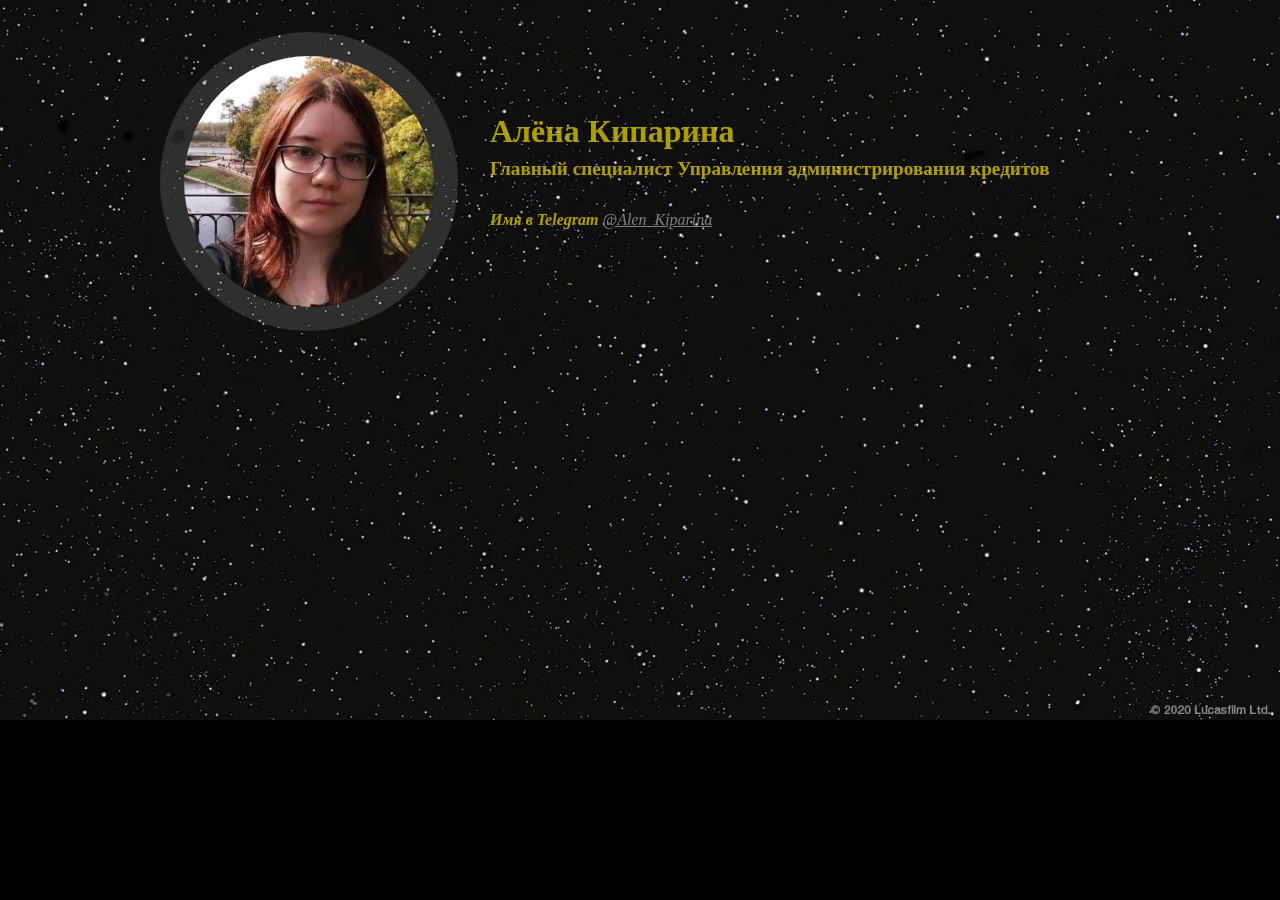
<file: index.html>
<html>
  <head>
    <meta charset="utf-8">
    <title>Студент Алёна Кипарина</title>
    <link rel="stylesheet" href="reset.css">
    <link rel="stylesheet" href="style.css">
  </head>
  <body>
    <img class="background" src="background2.jpg">
    <div class="person">
      <div class="person__info">
        <div class="avatar">
          <img class="avatar__picture" src="./avatar.jpg" />
        </div>
      </div>
      <div class="person__contacts">
        <div class="contacts">
          <div class="contacts__name">Алёна Кипарина</div>
          <div class="contacts__role">Главный специалист Управления администрирования кредитов</div>
          <ul class="contacts__links">
            <li class="contacts__item">
              <span class="contacts__title">Имя в Telegram</span>
              <a class="contacts__link" href="tg://resolve?domain=Alen_Kiparina">@Alen_Kiparina</a>
            </li>
          </ul>
        </div>
      </div>
      <div id="titles"><div id="titlecontent">
      <div class="person__details">
        
        <p class="paragraph">
          
            Меня зовут Алёна Кипарина. На данный момент моя работа далека от сферы IT и сейчас я работаю в сфере
          финансов, в отделе сопровождения кредитных операций. В Банке на данный момент происходит активное
          сокращение и автоматизация ручных операций, поэтому очень актуальным является вопрос повышения
          компетенций и получения новых умений. Не так давно узнала о программе "Перезапуск" и решила, что хочу
          попробовать свои силы в освоении новой специальности. В своей работе приходилось участвовать в проектах
          по оптимизации процессов, приёмо-сдаточных испытаниях, разработке бизнес-требований, моделированию
          бизнес-процессов в ARIS. Надеюсь, что полученный опыт поможет мне в обучении.
        </p>
        <p class="paragraph">
            Направление frontend-разработки выбрала за его востребованность и, как мне кажется, за относительно
          невысокий порог входа в специальность, конечно при условии должного приложения усилий и времени. Также
          привлекает возможность применения творческого подхода в работе, ведь frontend-разработчик отвечает за
          внешний функционал сайта, приложения, с которым непосредственно взаимодействует пользователь. Думаю, что
          от frontend-разработчика в большей степени зависит насколько понятно для пользователя будет выглядеть
          сайт, насколько комфортно будет им пользоваться.
        </p>
        <p class="paragraph paragraph_last	">
            От предстоящего обучения ожидаю получить актуальные знания, которые смогу применять на практике.
          Хотелось бы получать практические задания и обратную связь по качеству их выполнения. Также помимо
          непосредственно обучения стеку frontend-разработчика было бы интересно узнать о других технологиях,
          необходимых для успешного старта в специальности и о работе в сфере IT в целом.
        </p>
      </div>
    </div>
    </div>
  </body>
</html>
</file>
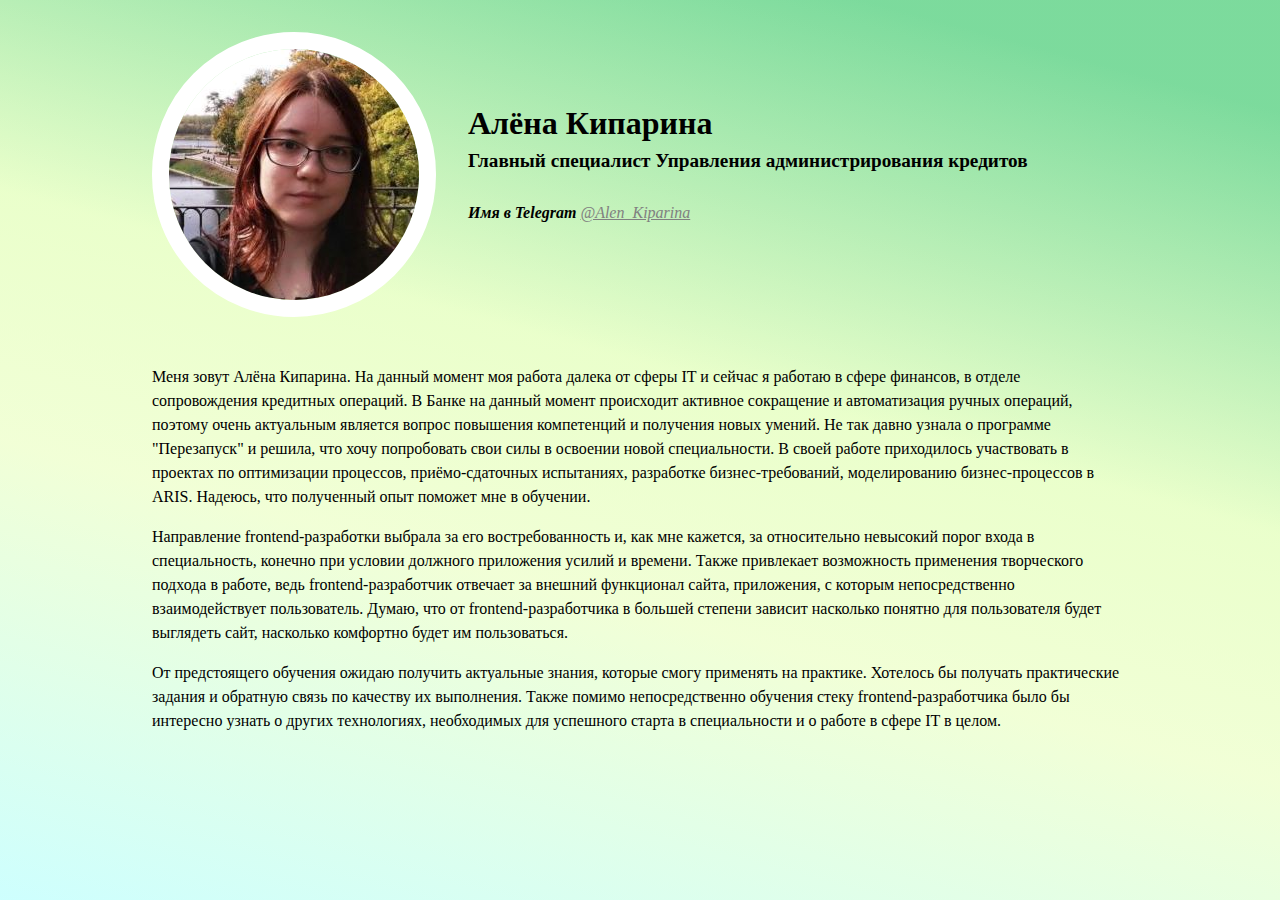
<file: html-css-lesson-1/index.html>
<html>
  <head>
    <meta charset="utf-8">
    <title>Студент Алёна Кипарина</title>
    <link rel="stylesheet" href="reset.css">
    <link rel="stylesheet" href="style.css">
  </head>
  <body>
    <div class="person"> <!--блок-->
      <div class="person__info"> <!--элемент-->
        <div class="avatar"> <!--блок-->
          <img class="avatar__picture" src="./avatar.jpg" /> <!--элемент-->
        </div>
      </div>
      <div class="person__contacts"> <!--элемент-->
        <div class="contacts">  <!--блок-->
          <div class="contacts__name">Алёна Кипарина</div> <!--элемент-->
          <div class="contacts__role">Главный специалист Управления администрирования кредитов</div> <!--элемент-->
          <ul class="contacts__links"> <!--элемент-->
            <li class="contacts__item"> <!--элемент-->
              <span class="contacts__title">Имя в Telegram</span> <!--элемент-->
              <a class="contacts__link" href="tg://resolve?domain=Alen_Kiparina">@Alen_Kiparina</a> <!--элемент-->
            </li>
          </ul>
        </div>
      </div>
      <div class="person__details"> <!--элемент-->
        <p class="paragraph"> <!--блок-->
          Меня зовут Алёна Кипарина. На данный момент моя работа далека от сферы IT и сейчас я работаю в сфере
          финансов, в отделе сопровождения кредитных операций. В Банке на данный момент происходит активное
          сокращение и автоматизация ручных операций, поэтому очень актуальным является вопрос повышения
          компетенций и получения новых умений. Не так давно узнала о программе "Перезапуск" и решила, что хочу
          попробовать свои силы в освоении новой специальности. В своей работе приходилось участвовать в проектах
          по оптимизации процессов, приёмо-сдаточных испытаниях, разработке бизнес-требований, моделированию
          бизнес-процессов в ARIS. Надеюсь, что полученный опыт поможет мне в обучении.
        </p>
        <p class="paragraph"> <!--блок-->
          Направление frontend-разработки выбрала за его востребованность и, как мне кажется, за относительно
          невысокий порог входа в специальность, конечно при условии должного приложения усилий и времени. Также
          привлекает возможность применения творческого подхода в работе, ведь frontend-разработчик отвечает за
          внешний функционал сайта, приложения, с которым непосредственно взаимодействует пользователь. Думаю, что
          от frontend-разработчика в большей степени зависит насколько понятно для пользователя будет выглядеть
          сайт, насколько комфортно будет им пользоваться.
        </p>
        <p class="paragraph paragraph_last">  <!--модификатор-->
          От предстоящего обучения ожидаю получить актуальные знания, которые смогу применять на практике.
          Хотелось бы получать практические задания и обратную связь по качеству их выполнения. Также помимо
          непосредственно обучения стеку frontend-разработчика было бы интересно узнать о других технологиях,
          необходимых для успешного старта в специальности и о работе в сфере IT в целом.
        </p>
      </div>
    </div>
  </body>
</html>
</file>
<file: style.css>
body,
html {
	width: 100%;
	font-size: 16px;
	background-color: #000;
}

.background {
	position: fixed;
}

.person {
	font-size: 1rem;
	color: rgba(255, 230, 0, 0.664);
	display: flex;
	flex-wrap: wrap;
	align-items: center;
	font-family: "Calibri";
	width: 80%;
	margin-left: 10%;
	
}

.person__contacts {
	font-weight: bold;	
	position: relative;
	
}

.avatar__picture:hover {
transform: rotate(180deg);
}

.avatar__picture {
	margin: 2rem;
	border-radius: 50%;
    border: 1.5rem solid rgba(251, 251, 251, 0.136);
	transition-duration:1000ms;	
	position: relative;
}


.contacts__name {
	font-size: 2rem;
}
.contacts__role {
	font-size: 1.2rem;
}
.contacts__item {
	margin: 1.5rem 0;
}
.contacts__title {
	font-style: italic;
}

.contacts__link {
	color: gray;
	font-style: italic;
	font-weight: normal;
}
.person__details {

	width: 100%;
	height: 100%;
	font-family: arial;
	font-weight: 700;
	color: yellow;
	overflow: hidden;

}

#titles
{
	position: absolute;
	width: 25em;  /*em - размер относительно текущего шрифта*/
	height: 50em;
	bottom: 0;
	left: 40%;
	margin-left: -9em;
	font-size: 400%;
	text-align: justify;
	overflow: hidden;

	transform-origin: 50% 100%; /*устанавливает координаты точки, относительно которой происходит трансформация элемента*/
	transform: perspective(350px) rotateX(22deg);
	/*rotate - поворот элемента на заданный угол относительно точки transform-origin*/
	/*perspective px - степень "наклона" текста*/
}


#titlecontent
{
	position: absolute;
	top: 100%;
	animation: scroll 120s linear 1s infinite;  /*продолжительность, время начала анимации*/
}

/*определяет внешний вид анимации, ключевые кадры*/
@keyframes scroll {
	0% { top: 100%; } /*начало анимации*/
	100% { top: -170%; }  /*конец анимации*/
}


.paragraph_last {
	margin: 1rem 1rem 3rem;
}



@media (max-device-width:480px){
	body,
html {
	width: 100%;
	background: rgb(0,255,250);
	background: linear-gradient(15deg, rgba(0,255,250,0.1) 0%, rgba(217,255,142,0.2) 37%, rgba(214,255,154,0.3) 57%, rgba(0,184,63,0.3) 91%);
	font-size: 1rem;
}
.person {
	font-size: 1rem;
	color: #000;
	display: flex;
	flex-wrap: wrap;
	align-items: center;
	font-family: "Calibri";
	justify-content: center;
}

.avatar__picture {
	margin: 2rem;
	border-radius: 50%;
    border: 3rem solid #fff;
	width: 700;
}

.contacts__name {
	font-size: 5.5rem;
	text-align: center;
}
.contacts__role {
	font-size: 1.2rem;
	text-align: center;
}
.contacts__item {
	margin: 1.5rem 0;
	text-align: left;
}
.contacts__title {
	font-style: italic;

}

.contacts__link {
	color: gray;
	font-style: italic;
	font-weight: normal;
}
.paragraph {
	margin: 1rem 2rem;
}

.paragraph_last {
	margin: 1rem 2rem 3rem;
}
}
</file>
<file: html-css-lesson-1/style.css>
body,
html {
	width: 100%;
	background: rgb(0,255,250);
	background: linear-gradient(15deg, rgba(0,255,250,0.1) 0%, rgba(217,255,142,0.2) 37%, rgba(214,255,154,0.3) 57%, rgba(0,184,63,0.3) 91%);
	font-size: 16px;
}
.person {
	font-size: 16px;
	color: #000;
	display: flex;
	flex-wrap: wrap;
	align-items: center;
	font-family: "Calibri";
	margin-left: 120px;
	margin-right: 120px;
}
.person__info {	
	/* добавьте ваш код  */
}
.person__contacts {
	font-weight: bold;	
}
.person__details {
	/* добавьте ваш код  */
}
.avatar {
	/* добавьте ваш код  */
}
.avatar__picture {
	float: left;
	margin: 32px;
	border-radius: 180px;
    border: 17px solid #fff;

}
.contacts {
	/* добавьте ваш код  */
}
.contacts__name {
	font-size: 32px;
}
.contacts__role {
	font-size: 19.2px;
}
.contacts__item {
	margin: 25px 0;
}
.contacts__title {
	font-style: italic;
}
.contacts__title:after {
	/* добавьте ваш код  */
}
.contacts__link {
	color: gray;
	font-style: italic;
	font-weight: normal;
}
.paragraph {
	margin: 16px 32px;
}

.paragraph_last {
	margin: 16px 32px 48px;
}

@media (max-device-width:480px){
	body,
html {
	width: 100%;
	background: rgb(0,255,250);
	background: linear-gradient(15deg, rgba(0,255,250,0.1) 0%, rgba(217,255,142,0.2) 37%, rgba(214,255,154,0.3) 57%, rgba(0,184,63,0.3) 91%);
	font-size: 16px;
}
.person {
	font-size: 16px;
	color: #000;
	display: flex;
	flex-wrap: wrap;
	align-items: center;
	font-family: "Calibri";
	margin-left: 130px;
	margin-right: 130px;
	justify-content: center;

}
.person__info {	
	/* добавьте ваш код  */
}
.person__contacts {
	font-weight: bold;	
}
.person__details {
	/* добавьте ваш код  */
}
.avatar {
	/* добавьте ваш код  */
}
.avatar__picture {
	margin: 32px;
	border-radius: 350px;
    border: 17px solid #fff;
	width: 700;
}
.contacts {
	/* добавьте ваш код  */
}
.contacts__name {
	font-size: 90px;
	text-align: center;
}
.contacts__role {
	font-size: 19.2px;
	text-align: center;
}
.contacts__item {
	margin: 25px 0;
	text-align: left;
}
.contacts__title {
	font-style: italic;
	
}
.contacts__title:after {
	/* добавьте ваш код  */
}
.contacts__link {
	color: gray;
	font-style: italic;
	font-weight: normal;

}
.paragraph {
	margin: 16px 32px;
}

.paragraph_last {
	margin: 16px 32px 48px;
}
}
</file>
